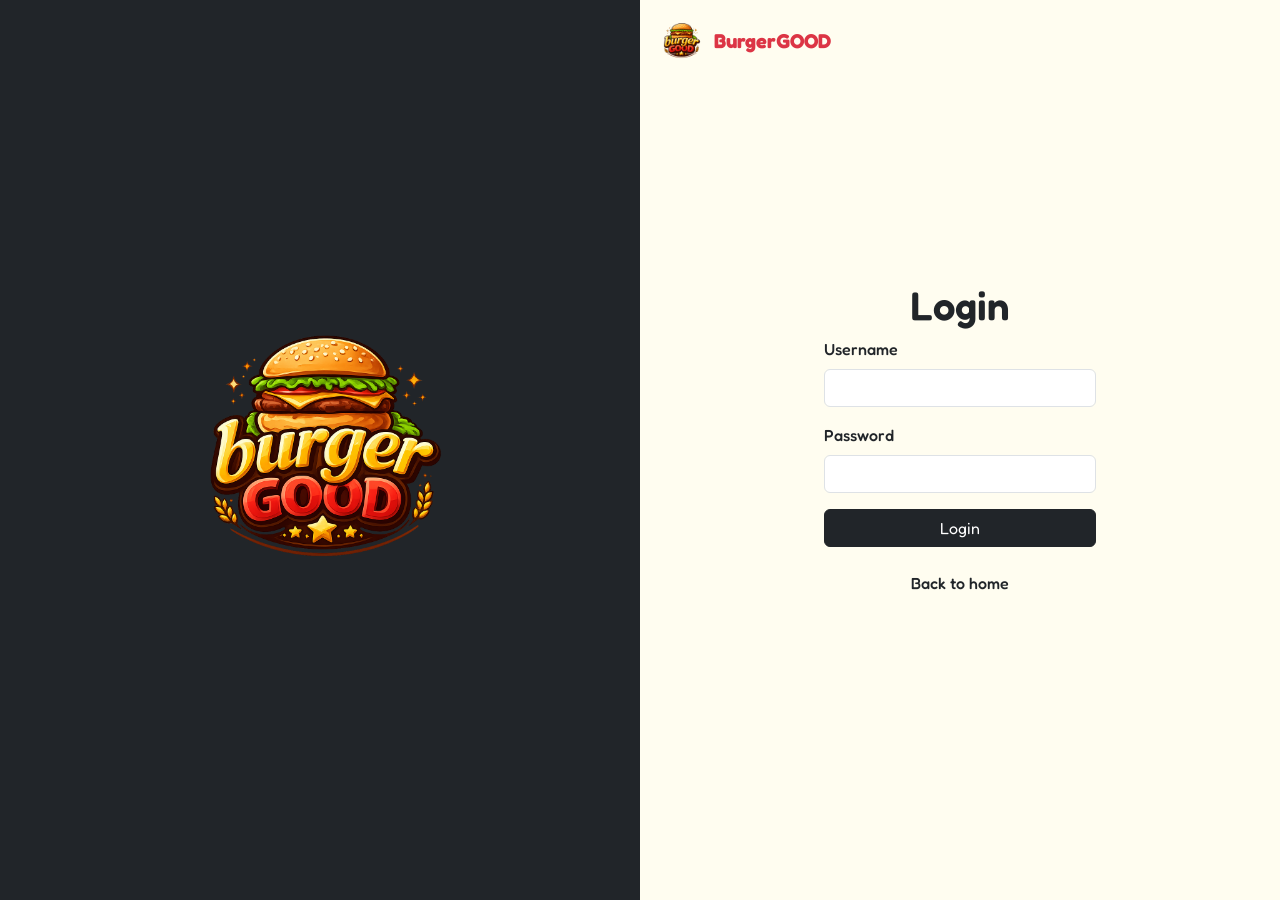
<file: auth.html>
<!doctype html>
<html lang="en">
  <head>
    <meta charset="UTF-8" />
    <meta name="viewport" content="width=device-width, initial-scale=1.0" />
    <title>Login | BurgerGOOD</title>
    <link rel="preconnect" href="https://fonts.googleapis.com" />
    <link rel="preconnect" href="https://fonts.gstatic.com" crossorigin />
    <link
      href="https://fonts.googleapis.com/css2?family=Fredoka:wght@300..700&display=swap"
      rel="stylesheet"
    />
    <link rel="stylesheet" href="assets/css/bootstrap.css" />
    <link rel="stylesheet" href="assets/styles.css" />
    <link rel="stylesheet" href="assets/bootstrap-icons/bootstrap-icons.css" />
    <link rel="icon" href="public/logo.png" />
  </head>
  <body class="bg-cream">
    <div class="w-100 d-flex justify-content-center align-items-center">
      <div
        class="w-50 logo-section bg-dark d-none d-lg-flex justify-content-center align-items-center"
      >
        <img
          src="public/logo.png"
          alt="BurgerGOOD"
          class="w-50 object-fit-cover"
        />
      </div>
      <form
        class="form-input login-section fredoka-font d-flex flex-column justify-content-center align-items-center px-5 position-relative"
      >
        <div
          class="d-flex align-items-center position-absolute top-0 start-0 p-3 gap-2"
        >
          <img
            src="public/logo.png"
            alt="burgerGOOD"
            class="object-fit-cover"
            style="width: 50px"
          />
          <p class="my-0 fredoka-font-bold fs-5 text-danger">BurgerGOOD</p>
        </div>
        <h1 class="fredoka-font-medium">Login</h1>
        <div class="mb-3 form-input">
          <label for="exampleInputEmail1" class="form-label">Username</label>
          <input type="text" class="form-control" id="exampleInputEmail1" />
        </div>
        <div class="mb-3 form-input">
          <label for="exampleInputPassword1" class="form-label">Password</label>
          <input
            type="password"
            class="form-control"
            id="exampleInputPassword1"
          />
        </div>
        <button type="submit" class="btn btn-dark form-input">Login</button>
        <a
          href="index.html"
          class="my-4 text-dark link-dark link-offset-2 link-underline-opacity-0 link-underline-opacity-100-hover"
          >Back to home</a
        >
      </form>
    </div>

    <script src="assets/js/bootstrap.js"></script>
  </body>
</html>
</file>
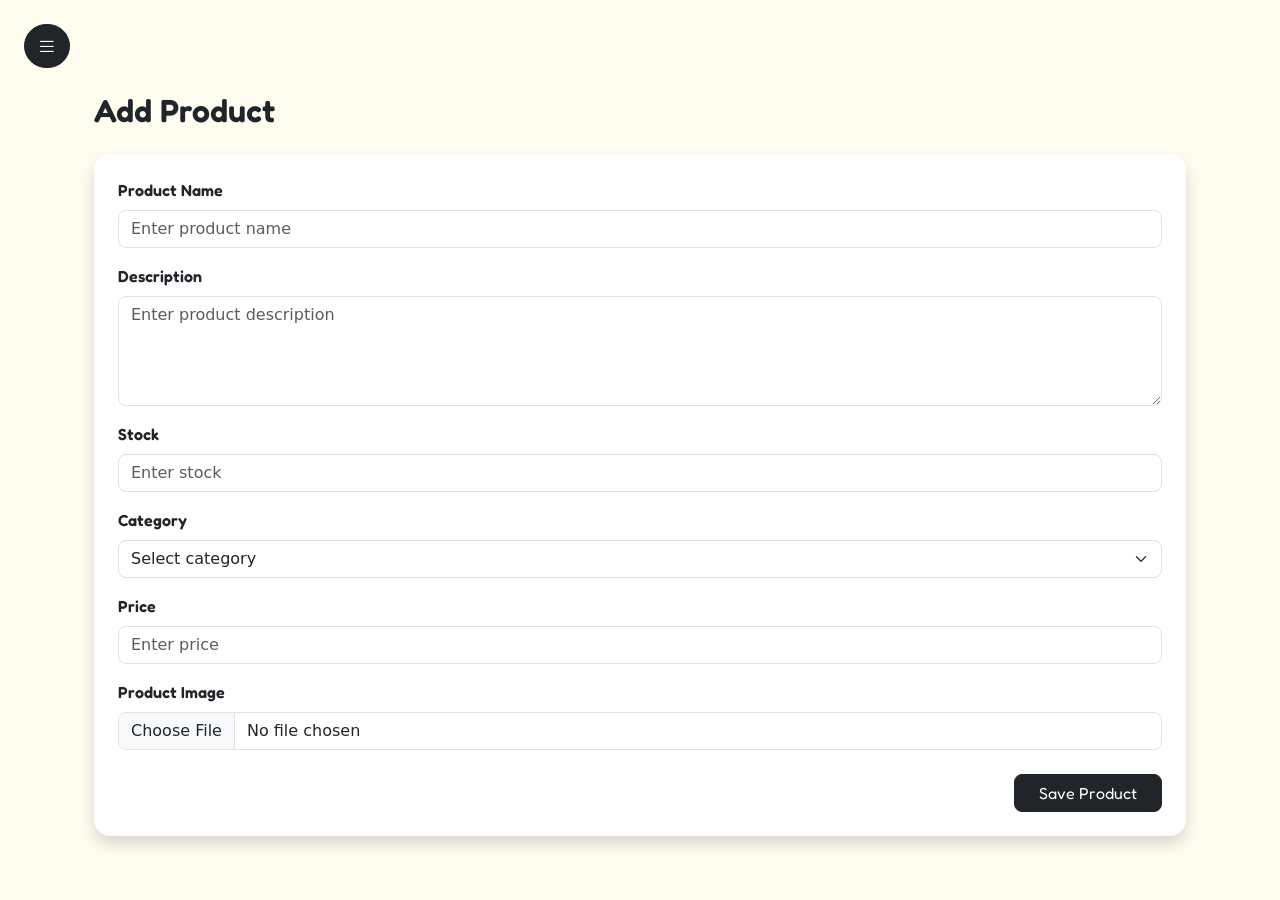
<file: admin/add-product.html>
<!doctype html>
<html lang="en">
  <head>
    <meta charset="UTF-8" />
    <meta name="viewport" content="width=device-width, initial-scale=1.0" />
    <title>Dashboard | Admin</title>
    <link rel="preconnect" href="https://fonts.googleapis.com" />
    <link rel="preconnect" href="https://fonts.gstatic.com" crossorigin />
    <link
      href="https://fonts.googleapis.com/css2?family=Fredoka:wght@300..700&display=swap"
      rel="stylesheet"
    />
    <link rel="stylesheet" href="../assets/css/bootstrap.css" />
    <link rel="stylesheet" href="../assets/styles.css" />
    <link
      rel="stylesheet"
      href="../assets/bootstrap-icons/bootstrap-icons.css"
    />
    <link rel="icon" href="../public/logo.png" />
  </head>
  <body class="bg-cream">
    <div class="w-100 p-4">
      <button
        class="btn btn-dark rounded-5"
        type="button"
        data-bs-toggle="offcanvas"
        data-bs-target="#offcanvasExample"
        aria-controls="offcanvasExample"
      >
        <i class="bi bi-list fs-5"></i>
      </button>
    </div>

    <div
      class="offcanvas offcanvas-start fredoka-font"
      tabindex="-1"
      id="offcanvasExample"
      aria-labelledby="offcanvasExampleLabel"
    >
      <div class="offcanvas-header">
        <h5 class="offcanvas-title" id="offcanvasExampleLabel">Admin</h5>
        <button
          type="button"
          class="btn-close"
          data-bs-dismiss="offcanvas"
          aria-label="Close"
        ></button>
      </div>
      <div
        class="offcanvas-body px-4 d-flex flex-column justify-content-between"
      >
        <div class="d-flex flex-column gap-2 justify-content-start">
          <a
            href="dashboard.html"
            class="w-100 link-underline link-underline-opacity-0"
          >
            <button
              class="w-100 btn btn-light text-start px-4 py-3 d-flex align-items-center gap-3"
            >
              <i class="bi bi-archive-fill"></i>
              Dashboard
            </button>
          </a>
          <a
            href="add-product.html"
            class="w-100 link-underline link-underline-opacity-0"
          >
            <button
              class="w-100 btn btn-warning text-start px-4 py-3 d-flex align-items-center gap-3"
            >
              <i class="bi bi-plus"></i>
              Add Product
            </button>
          </a>
        </div>
        <button
          class="w-100 btn btn-outline-danger text-start px-4 py-3 d-flex align-items-center gap-3"
        >
          <i class="bi bi-box-arrow-left"></i>
          Logout
        </button>
      </div>
    </div>

    <div class="container px-4 pb-5">
      <div class="mb-4">
        <h2 class="fredoka-font-medium">Add Product</h2>
      </div>

      <div class="bg-white shadow rounded-4 p-4">
        <form id="addProductForm" enctype="multipart/form-data">
          <!-- Nama Product -->
          <div class="mb-3">
            <label class="form-label fredoka-font-medium">Product Name</label>
            <input
              type="text"
              name="product_name"
              class="form-control rounded-3"
              placeholder="Enter product name"
            />
          </div>

          <!-- Deskripsi -->
          <div class="mb-3">
            <label class="form-label fredoka-font-medium">Description</label>
            <textarea
              name="description"
              rows="4"
              class="form-control rounded-3"
              placeholder="Enter product description"
            ></textarea>
          </div>

          <!-- Stok -->
          <div class="mb-3">
            <label class="form-label fredoka-font-medium">Stock</label>
            <input
              type="number"
              name="stock"
              class="form-control rounded-3"
              placeholder="Enter stock"
            />
          </div>

          <!-- Jenis -->
          <div class="mb-3">
            <label class="form-label fredoka-font-medium">Category</label>
            <select name="category" class="form-select rounded-3">
              <option value="">Select category</option>
              <option value="makanan">Makanan</option>
              <option value="minuman">Minuman</option>
            </select>
          </div>

          <!-- Harga -->
          <div class="mb-3">
            <label class="form-label fredoka-font-medium">Price</label>
            <input
              type="number"
              name="price"
              class="form-control rounded-3"
              placeholder="Enter price"
            />
          </div>

          <!-- Gambar -->
          <div class="mb-4">
            <label class="form-label fredoka-font-medium">Product Image</label>
            <input
              type="file"
              name="image"
              class="form-control rounded-3"
              accept="image/*"
            />
          </div>

          <!-- Tombol -->
          <div class="d-flex justify-content-end gap-2 fredoka-font">
            <button type="submit" class="btn btn-dark rounded-3 px-4">
              Save Product
            </button>
          </div>
        </form>
      </div>
    </div>

    <script src="../assets/js/bootstrap.js"></script>
  </body>
</html>
</file>
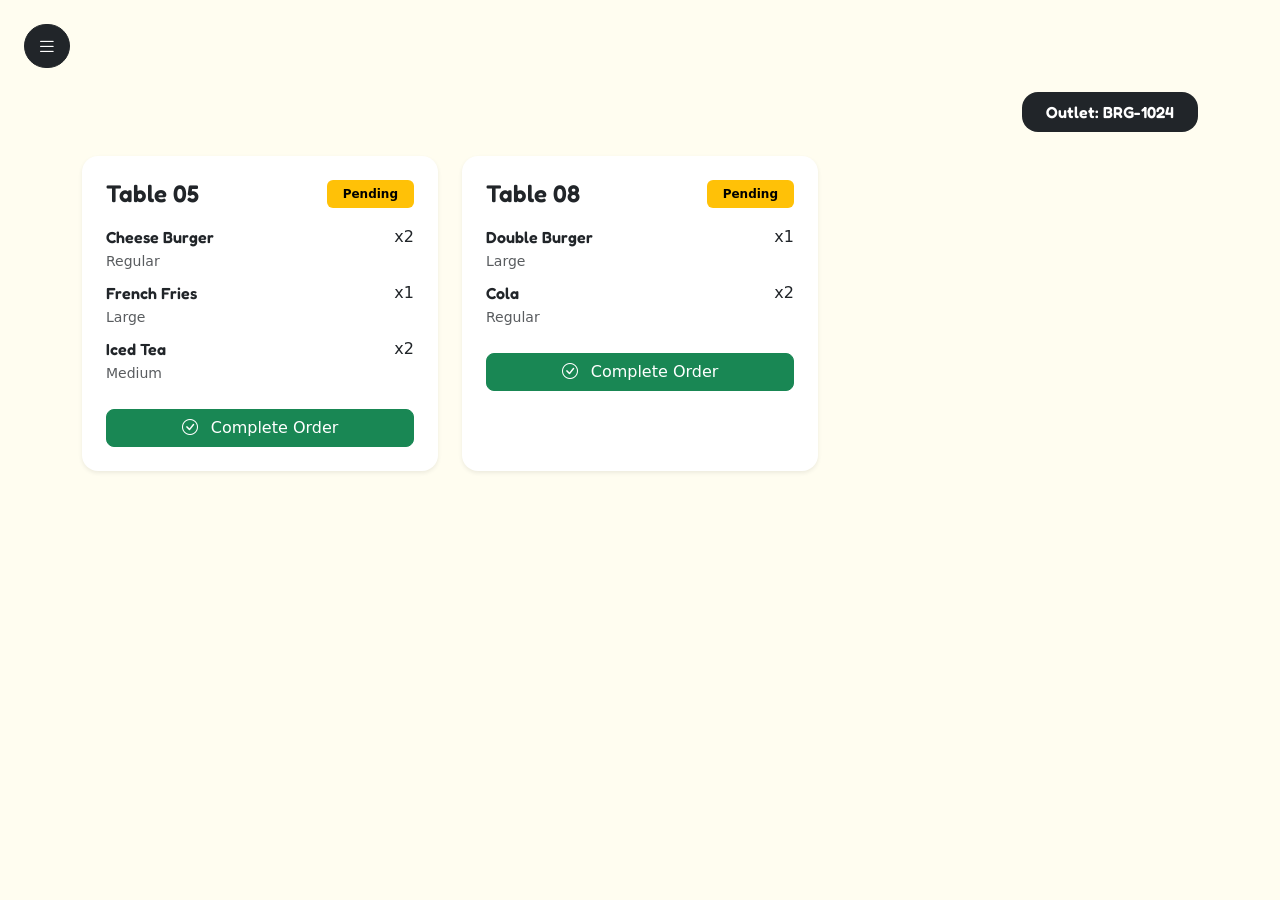
<file: kasir/dashboard.html>
<!doctype html>
<html lang="en">
  <head>
    <meta charset="UTF-8" />
    <meta name="viewport" content="width=device-width, initial-scale=1.0" />
    <title>Dashboard | Kasir</title>
    <link rel="preconnect" href="https://fonts.googleapis.com" />
    <link rel="preconnect" href="https://fonts.gstatic.com" crossorigin />
    <link
      href="https://fonts.googleapis.com/css2?family=Fredoka:wght@300..700&display=swap"
      rel="stylesheet"
    />
    <link rel="stylesheet" href="../assets/css/bootstrap.css" />
    <link rel="stylesheet" href="../assets/styles.css" />
    <link
      rel="stylesheet"
      href="../assets/bootstrap-icons/bootstrap-icons.css"
    />
    <link rel="icon" href="../public/logo.png" />
  </head>
  <body class="bg-cream">
    <div class="w-100 p-4">
      <button
        class="btn btn-dark rounded-5"
        type="button"
        data-bs-toggle="offcanvas"
        data-bs-target="#offcanvasExample"
        aria-controls="offcanvasExample"
      >
        <i class="bi bi-list fs-5"></i>
      </button>
    </div>

    <div
      class="offcanvas offcanvas-start fredoka-font"
      tabindex="-1"
      id="offcanvasExample"
      aria-labelledby="offcanvasExampleLabel"
    >
      <div class="offcanvas-header">
        <h5 class="offcanvas-title" id="offcanvasExampleLabel">Kasir</h5>
        <button
          type="button"
          class="btn-close"
          data-bs-dismiss="offcanvas"
          aria-label="Close"
        ></button>
      </div>
      <div
        class="offcanvas-body px-4 d-flex flex-column justify-content-between"
      >
        <div class="d-flex flex-column gap-2 justify-content-start">
          <a
            href="/kasir/dashboard.html"
            class="w-100 link-underline link-underline-opacity-0"
          >
            <button
              class="w-100 btn btn-warning text-start px-4 py-3 d-flex align-items-center gap-3"
            >
              <i class="bi bi-archive-fill"></i>
              Dashboard
            </button>
          </a>
          <a
            href="/kasir/finish.html"
            class="w-100 link-underline link-underline-opacity-0"
          >
            <button
              class="w-100 btn btn-light text-start px-4 py-3 d-flex align-items-center gap-3"
            >
              <i class="bi bi-calendar2-check"></i>
              Finish
            </button>
          </a>
        </div>
        <button
          class="w-100 btn btn-outline-danger text-start px-4 py-3 d-flex align-items-center gap-3"
        >
          <i class="bi bi-box-arrow-left"></i>
          Logout
        </button>
      </div>
    </div>

    <div class="container py-4 pt-0">
      <!-- Outlet code -->
      <div class="d-flex justify-content-end mb-4">
        <div class="bg-dark text-white px-4 py-2 rounded-4 fredoka-font-medium">
          Outlet: BRG-1024
        </div>
      </div>

      <!-- Order list -->
      <div class="row g-4">
        <!-- Order card -->
        <div class="col-lg-4 col-md-6">
          <div class="bg-white rounded-4 shadow-sm p-4 h-100">
            <!-- table number -->
            <div class="d-flex justify-content-between align-items-center mb-3">
              <h4 class="fredoka-font-medium mb-0">Table 05</h4>
              <span class="badge text-bg-warning px-3 py-2">Pending</span>
            </div>

            <!-- ordered items -->
            <div class="mb-4">
              <div class="d-flex justify-content-between mb-2">
                <div>
                  <p class="mb-0 fredoka-font-medium">Cheese Burger</p>
                  <small class="text-muted">Regular</small>
                </div>
                <span>x2</span>
              </div>

              <div class="d-flex justify-content-between mb-2">
                <div>
                  <p class="mb-0 fredoka-font-medium">French Fries</p>
                  <small class="text-muted">Large</small>
                </div>
                <span>x1</span>
              </div>

              <div class="d-flex justify-content-between">
                <div>
                  <p class="mb-0 fredoka-font-medium">Iced Tea</p>
                  <small class="text-muted">Medium</small>
                </div>
                <span>x2</span>
              </div>
            </div>

            <!-- finish button -->
            <button class="btn btn-success w-100 rounded-3">
              <i class="bi bi-check-circle me-2"></i>
              Complete Order
            </button>
          </div>
        </div>

        <!-- Order card -->
        <div class="col-lg-4 col-md-6">
          <div class="bg-white rounded-4 shadow-sm p-4 h-100">
            <div class="d-flex justify-content-between align-items-center mb-3">
              <h4 class="fredoka-font-medium mb-0">Table 08</h4>
              <span class="badge text-bg-warning px-3 py-2">Pending</span>
            </div>

            <div class="mb-4">
              <div class="d-flex justify-content-between mb-2">
                <div>
                  <p class="mb-0 fredoka-font-medium">Double Burger</p>
                  <small class="text-muted">Large</small>
                </div>
                <span>x1</span>
              </div>

              <div class="d-flex justify-content-between">
                <div>
                  <p class="mb-0 fredoka-font-medium">Cola</p>
                  <small class="text-muted">Regular</small>
                </div>
                <span>x2</span>
              </div>
            </div>

            <button class="btn btn-success w-100 rounded-3">
              <i class="bi bi-check-circle me-2"></i>
              Complete Order
            </button>
          </div>
        </div>
      </div>
    </div>

    <script src="../assets/js/bootstrap.js"></script>
  </body>
</html>
</file>
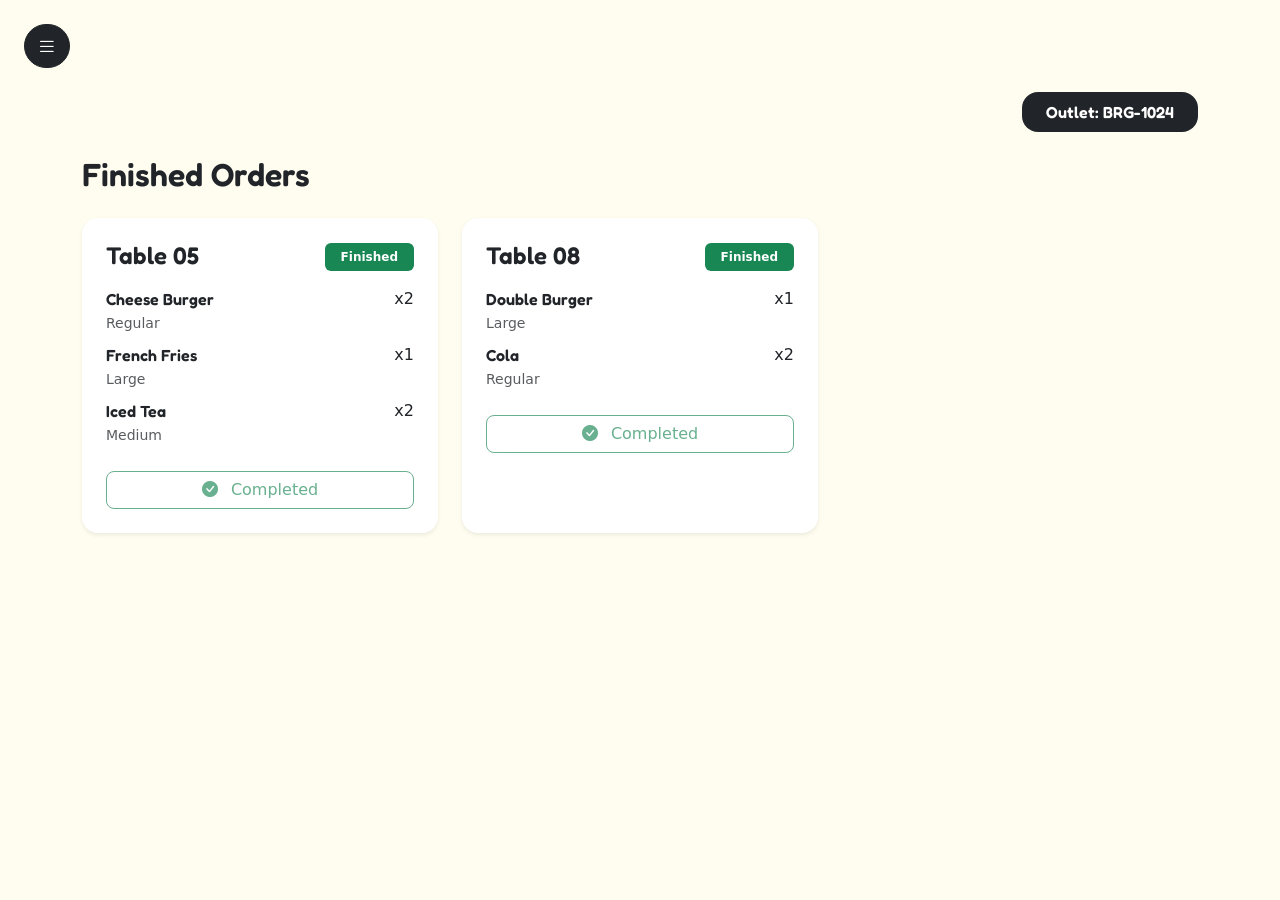
<file: kasir/finish.html>
<!doctype html>
<html lang="en">
  <head>
    <meta charset="UTF-8" />
    <meta name="viewport" content="width=device-width, initial-scale=1.0" />
    <title>Dashboard | Kasir</title>
    <link rel="preconnect" href="https://fonts.googleapis.com" />
    <link rel="preconnect" href="https://fonts.gstatic.com" crossorigin />
    <link
      href="https://fonts.googleapis.com/css2?family=Fredoka:wght@300..700&display=swap"
      rel="stylesheet"
    />
    <link rel="stylesheet" href="../assets/css/bootstrap.css" />
    <link rel="stylesheet" href="../assets/styles.css" />
    <link
      rel="stylesheet"
      href="../assets/bootstrap-icons/bootstrap-icons.css"
    />
    <link rel="icon" href="../public/logo.png" />
  </head>
  <body class="bg-cream">
    <div class="w-100 p-4">
      <button
        class="btn btn-dark rounded-5"
        type="button"
        data-bs-toggle="offcanvas"
        data-bs-target="#offcanvasExample"
        aria-controls="offcanvasExample"
      >
        <i class="bi bi-list fs-5"></i>
      </button>
    </div>

    <div
      class="offcanvas offcanvas-start fredoka-font"
      tabindex="-1"
      id="offcanvasExample"
      aria-labelledby="offcanvasExampleLabel"
    >
      <div class="offcanvas-header">
        <h5 class="offcanvas-title" id="offcanvasExampleLabel">Kasir</h5>
        <button
          type="button"
          class="btn-close"
          data-bs-dismiss="offcanvas"
          aria-label="Close"
        ></button>
      </div>
      <div
        class="offcanvas-body px-4 d-flex flex-column justify-content-between"
      >
        <div class="d-flex flex-column gap-2 justify-content-start">
          <a
            href="/kasir/dashboard.html"
            class="w-100 link-underline link-underline-opacity-0"
          >
            <button
              class="w-100 btn btn-light text-start px-4 py-3 d-flex align-items-center gap-3"
            >
              <i class="bi bi-archive-fill"></i>
              Dashboard
            </button>
          </a>
          <a
            href="/kasir/finish.html"
            class="w-100 link-underline link-underline-opacity-0"
          >
            <button
              class="w-100 btn btn-warning text-start px-4 py-3 d-flex align-items-center gap-3"
            >
              <i class="bi bi-calendar2-check"></i>
              Finish
            </button>
          </a>
        </div>
        <button
          class="w-100 btn btn-outline-danger text-start px-4 py-3 d-flex align-items-center gap-3"
        >
          <i class="bi bi-box-arrow-left"></i>
          Logout
        </button>
      </div>
    </div>

    <div class="container py-4 pt-0">
      <!-- Outlet code -->
      <div class="d-flex justify-content-end mb-4">
        <div class="bg-dark text-white px-4 py-2 rounded-4 fredoka-font-medium">
          Outlet: BRG-1024
        </div>
      </div>

      <!-- Page title -->
      <div class="mb-4">
        <h2 class="fredoka-font-medium">Finished Orders</h2>
      </div>

      <!-- Finished order list -->
      <div class="row g-4">
        <div class="col-lg-4 col-md-6">
          <div class="bg-white rounded-4 shadow-sm p-4 h-100">
            <div class="d-flex justify-content-between align-items-center mb-3">
              <h4 class="fredoka-font-medium mb-0">Table 05</h4>
              <span class="badge text-bg-success px-3 py-2">Finished</span>
            </div>

            <div class="mb-4">
              <div class="d-flex justify-content-between mb-2">
                <div>
                  <p class="mb-0 fredoka-font-medium">Cheese Burger</p>
                  <small class="text-muted">Regular</small>
                </div>
                <span>x2</span>
              </div>

              <div class="d-flex justify-content-between mb-2">
                <div>
                  <p class="mb-0 fredoka-font-medium">French Fries</p>
                  <small class="text-muted">Large</small>
                </div>
                <span>x1</span>
              </div>

              <div class="d-flex justify-content-between">
                <div>
                  <p class="mb-0 fredoka-font-medium">Iced Tea</p>
                  <small class="text-muted">Medium</small>
                </div>
                <span>x2</span>
              </div>
            </div>

            <button class="btn btn-outline-success w-100 rounded-3" disabled>
              <i class="bi bi-check-circle-fill me-2"></i>
              Completed
            </button>
          </div>
        </div>

        <div class="col-lg-4 col-md-6">
          <div class="bg-white rounded-4 shadow-sm p-4 h-100">
            <div class="d-flex justify-content-between align-items-center mb-3">
              <h4 class="fredoka-font-medium mb-0">Table 08</h4>
              <span class="badge text-bg-success px-3 py-2">Finished</span>
            </div>

            <div class="mb-4">
              <div class="d-flex justify-content-between mb-2">
                <div>
                  <p class="mb-0 fredoka-font-medium">Double Burger</p>
                  <small class="text-muted">Large</small>
                </div>
                <span>x1</span>
              </div>

              <div class="d-flex justify-content-between">
                <div>
                  <p class="mb-0 fredoka-font-medium">Cola</p>
                  <small class="text-muted">Regular</small>
                </div>
                <span>x2</span>
              </div>
            </div>

            <button class="btn btn-outline-success w-100 rounded-3" disabled>
              <i class="bi bi-check-circle-fill me-2"></i>
              Completed
            </button>
          </div>
        </div>
      </div>
    </div>

    <script src="../assets/js/bootstrap.js"></script>
  </body>
</html>
</file>
<file: assets/styles.css>
* {
  scroll-behavior: smooth;
}

.bg-cream {
  background-color: #fffdf0;
}

.bg-orange {
  background-color: #ff3737;
}

.bg-orange-50 {
  background-color: #ff8383;
}

.bg-blue {
  background-color: #89d4ff;
}

.bg-gold {
  background-color: #ffc300;
}

.bg-grey {
  background-color: #f9f8f6;
}

.text-gold {
  color: #ffd400;
}

.big-font {
  font-size: 4rem;
}

.card {
  width: 400px;
  height: 460px;
}

.btn-active {
  background-color: #ffc300;
  padding: 5px 15px 5px 15px;
  border-radius: 10px;
  border: none;
}

.btn-active:hover {
  background-color: #ecb500;
}

.btn-unactive {
  background-color: #ffffff;
  border: 1px solid #ffc300;
  padding: 5px 15px 5px 15px;
  border-radius: 10px;
}

.btn-unactive:focus {
  border: 1px solid #ffc300;
  background-color: #ffffff;
}

.btn-unactive:hover {
  background-color: #ebebeb;
}

.alert-main {
  width: 25%;
}

.form-check-input:checked {
  background-color: #ffc300;
  border-color: #d97706;
}

.form-check-input:focus {
  border-color: #d97706;
  box-shadow: 0 0 0 0.2rem rgba(217, 119, 6, 0.25);
}

.fredoka-font-bold {
  font-family: "Fredoka", sans-serif;
  font-optical-sizing: auto;
  font-weight: 700;
  font-style: normal;
  font-variation-settings: "wdth" 100;
}

.fredoka-font-medium {
  font-family: "Fredoka", sans-serif;
  font-optical-sizing: auto;
  font-weight: 600;
  font-style: normal;
  font-variation-settings: "wdth" 100;
}

.fredoka-font {
  font-family: "Fredoka", sans-serif;
  font-optical-sizing: auto;
  font-weight: 500;
  font-style: normal;
  font-variation-settings: "wdth" 100;
}

/* Main menu */
.hero-section {
  height: 100vh;
}

.features-section {
  height: auto;
}

/* Menu */
.hero-menu {
  height: auto;
}

.bar-menu {
  width: 50%;
}

/* auth */
.login-section {
  height: 100vh;
}

.logo-section {
  height: 100vh;
}

.form-input {
  width: 50%;
}

@media (width <= 48rem) {
  .big-font {
    font-size: 2.8rem;
  }

  .hero-section {
    height: auto;
  }

  .features-section {
    height: auto;
  }

  .card {
    width: 280px;
    height: 350px;
  }

  .alert-main {
    width: 100%;
  }

  .hero-menu {
    height: 150px;
  }

  .bar-menu {
    width: 100%;
  }

  .login-section {
    height: auto;
  }

  .logo-section {
    height: auto;
  }

  .form-input {
    width: 100%;
  }
}

@media (width <= 64rem) {
  .big-font {
    font-size: 2.8rem;
  }

  .hero-section {
    height: auto;
  }

  .features-section {
    height: auto;
  }

  .card {
    width: 280px;
    height: 400px;
  }

  .alert-main {
    width: 100%;
  }

  .hero-menu {
    height: 150px;
  }

  .bar-menu {
    width: 100%;
  }

  .login-section {
    height: 100vh;
  }

  .logo-section {
    height: auto;
  }

  .form-input {
    width: 100%;
  }
}
</file>
